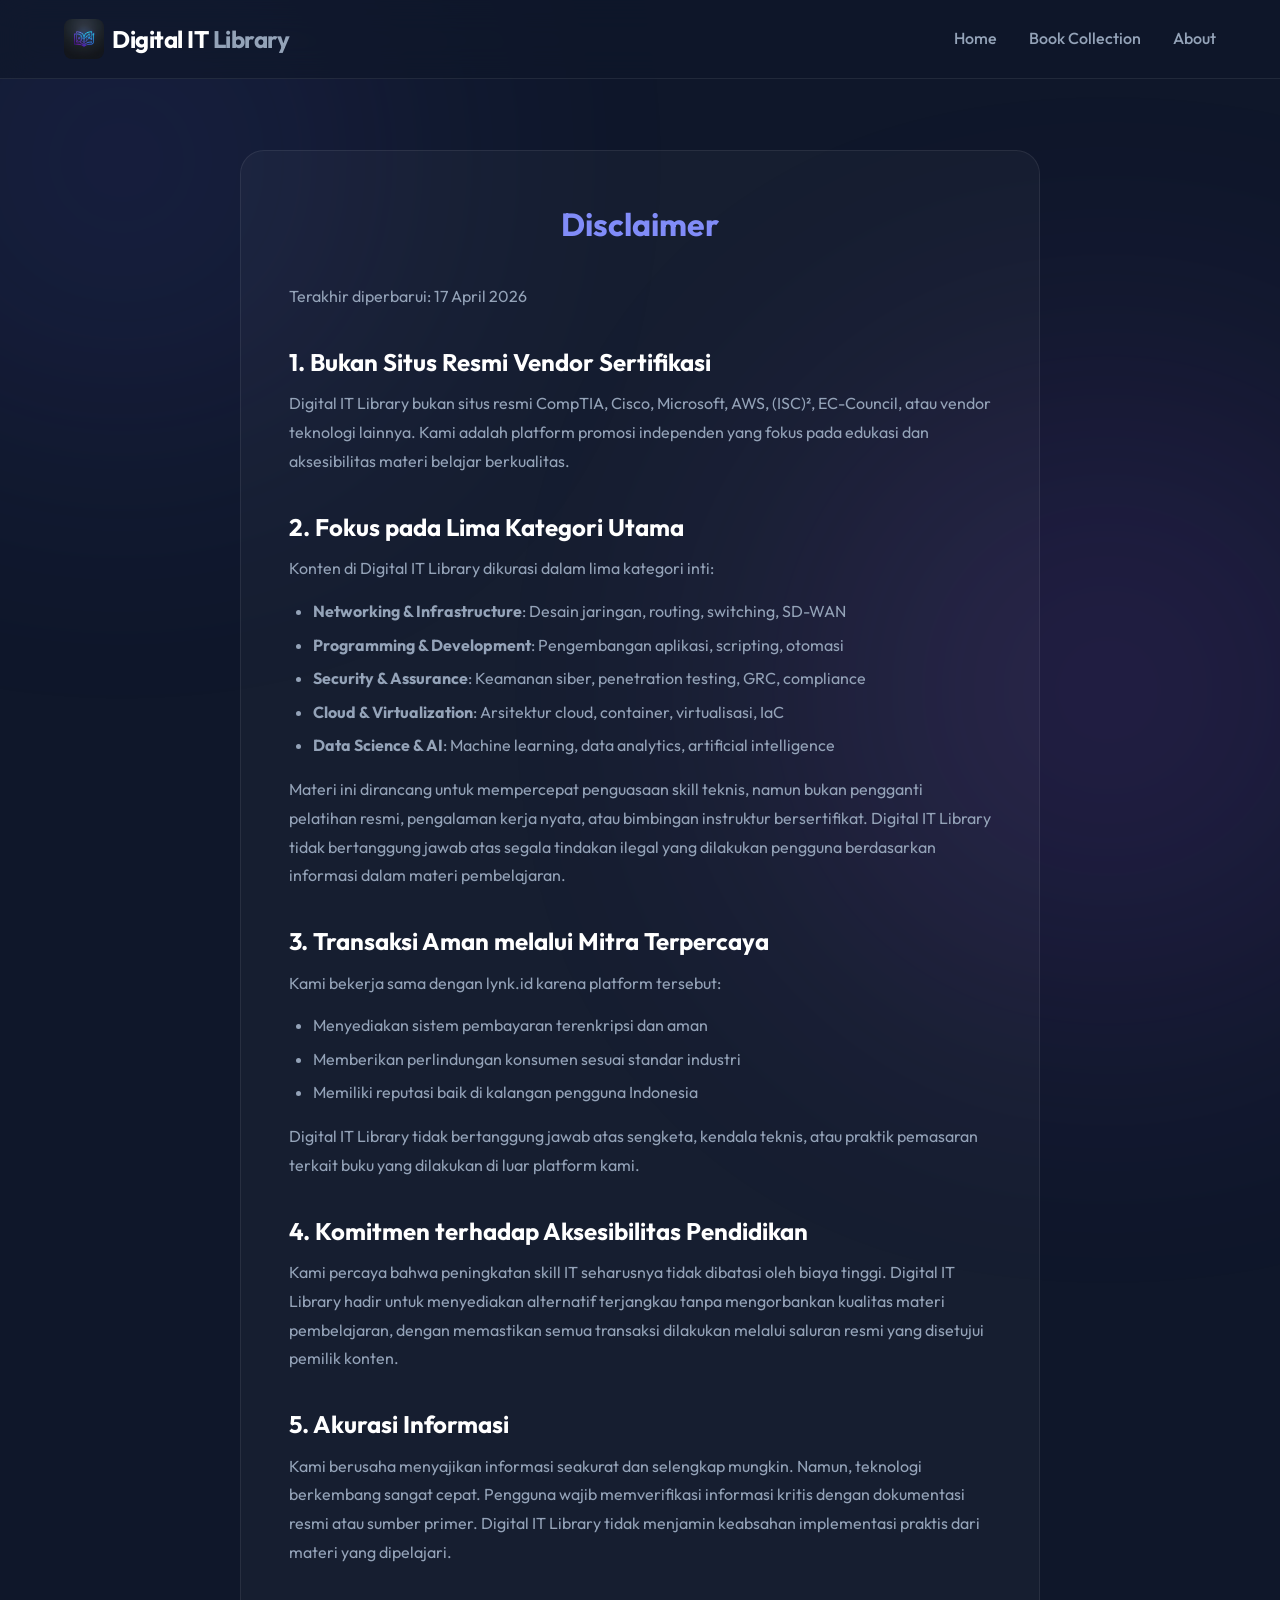
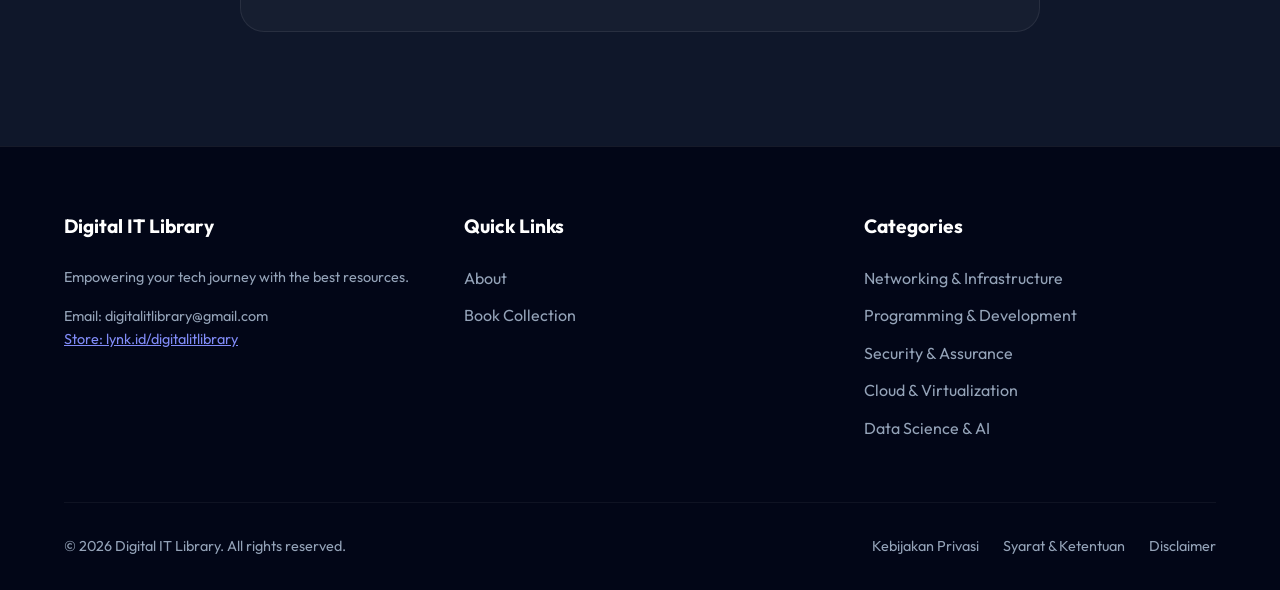
<file: disclaimer.html>
<!DOCTYPE html>
<html lang="id">
<head>
    <meta charset="UTF-8">
    <meta name="viewport" content="width=device-width, initial-scale=1.0">
    <meta name="description" content="Digital IT Library Disclaimer. Platform penyedia referensi edukasi IT.">
    <title>Disclaimer | Digital IT Library</title>
    <!-- Fonts Preconnect for Performance -->
    <link rel="preconnect" href="https://fonts.googleapis.com">
    <link rel="preconnect" href="https://fonts.gstatic.com" crossorigin>
    <link href="https://fonts.googleapis.com/css2?family=Outfit:wght@300;400;600;700;800&display=swap" rel="stylesheet">
    <link rel="icon" type="image/png" href="assets/images/branding/logo.png">
    <link rel="stylesheet" href="assets/css/style.css">
    <style>
        .legal-content-container {
            max-width: 800px; 
            margin: 0 auto; 
            background: var(--glass-bg); 
            border: 1px solid var(--glass-border); 
            padding: 3rem; 
            border-radius: 24px;
        }
        .legal-content-container h2 {
            margin-bottom: 0.5rem;
            color: white;
            font-size: 1.5rem;
            margin-top: 2rem;
        }
        .legal-content-container h2:first-child {
            margin-top: 0;
            font-size: 2rem;
            color: var(--primary-light);
            margin-bottom: 2rem;
            text-align: center;
        }
        .legal-content-container p {
            color: var(--text-muted);
            margin-bottom: 1rem;
            line-height: 1.8;
        }
        .legal-content-container ul {
            color: var(--text-muted);
            margin-bottom: 1rem;
            padding-left: 1.5rem;
        }
        .legal-content-container ul li {
            margin-bottom: 0.5rem;
        }
    </style>
</head>
<body>
    <div class="bg-glow glow-1"></div>
    <div class="bg-glow glow-2"></div>

    <header>
        <a href="index.html" class="logo-container">
            <img src="assets/images/branding/logo.png" alt="Digital IT Library Logo" class="logo-img">
            <div class="logo-text"><span class="brand-first">Digital IT</span> <span class="brand-second">Library</span></div>
        </a>
        <button id="menu-toggle" class="menu-toggle" aria-label="Toggle Navigation">☰</button>
        <nav>
            <ul id="nav-list">
                <li><a href="index.html#home">Home</a></li>
                <li><a href="index.html#book-collection">Book Collection</a></li>
                <li><a href="index.html#about">About</a></li>
            </ul>
        </nav>
    </header>

    <section id="legal" style="padding-top: 150px; min-height: 80vh;">
        <div class="legal-content-container">
            <h2>Disclaimer</h2>
            <p>Terakhir diperbarui: 17 April 2026</p>

            <h2>1. Bukan Situs Resmi Vendor Sertifikasi</h2>
            <p>Digital IT Library bukan situs resmi CompTIA, Cisco, Microsoft, AWS, (ISC)², EC-Council, atau vendor teknologi lainnya. Kami adalah platform promosi independen yang fokus pada edukasi dan aksesibilitas materi belajar berkualitas.</p>

            <h2>2. Fokus pada Lima Kategori Utama</h2>
            <p>Konten di Digital IT Library dikurasi dalam lima kategori inti:</p>
            <ul>
                <li><strong>Networking & Infrastructure</strong>: Desain jaringan, routing, switching, SD-WAN</li>
                <li><strong>Programming & Development</strong>: Pengembangan aplikasi, scripting, otomasi</li>
                <li><strong>Security & Assurance</strong>: Keamanan siber, penetration testing, GRC, compliance</li>
                <li><strong>Cloud & Virtualization</strong>: Arsitektur cloud, container, virtualisasi, IaC</li>
                <li><strong>Data Science & AI</strong>: Machine learning, data analytics, artificial intelligence</li>
            </ul>
            <p>Materi ini dirancang untuk mempercepat penguasaan skill teknis, namun bukan pengganti pelatihan resmi, pengalaman kerja nyata, atau bimbingan instruktur bersertifikat. Digital IT Library tidak bertanggung jawab atas segala tindakan ilegal yang dilakukan pengguna berdasarkan informasi dalam materi pembelajaran.</p>

            <h2>3. Transaksi Aman melalui Mitra Terpercaya</h2>
            <p>Kami bekerja sama dengan lynk.id karena platform tersebut:</p>
            <ul>
                <li>Menyediakan sistem pembayaran terenkripsi dan aman</li>
                <li>Memberikan perlindungan konsumen sesuai standar industri</li>
                <li>Memiliki reputasi baik di kalangan pengguna Indonesia</li>
            </ul>
            <p>Digital IT Library tidak bertanggung jawab atas sengketa, kendala teknis, atau praktik pemasaran terkait buku yang dilakukan di luar platform kami.</p>

            <h2>4. Komitmen terhadap Aksesibilitas Pendidikan</h2>
            <p>Kami percaya bahwa peningkatan skill IT seharusnya tidak dibatasi oleh biaya tinggi. Digital IT Library hadir untuk menyediakan alternatif terjangkau tanpa mengorbankan kualitas materi pembelajaran, dengan memastikan semua transaksi dilakukan melalui saluran resmi yang disetujui pemilik konten.</p>

            <h2>5. Akurasi Informasi</h2>
            <p>Kami berusaha menyajikan informasi seakurat dan selengkap mungkin. Namun, teknologi berkembang sangat cepat. Pengguna wajib memverifikasi informasi kritis dengan dokumentasi resmi atau sumber primer. Digital IT Library tidak menjamin keabsahan implementasi praktis dari materi yang dipelajari.</p>
        </div>
    </section>

    <footer>
        <div class="footer-grid">
            <div class="footer-col">
                <h3>Digital IT Library</h3>
                <p style="color:var(--text-muted); font-size:0.9rem;">Empowering your tech journey with the best resources.</p>
                <p style="color:var(--text-muted); font-size:0.9rem; margin-top:1rem;">Email: digitalitlibrary@gmail.com</p>
                <p style="color:var(--text-muted); font-size:0.9rem;"><a href="https://lynk.id/digitalitlibrary" target="_blank" style="color:var(--primary-light);">Store: lynk.id/digitalitlibrary</a></p>
            </div>
            <div class="footer-col">
                <h3>Quick Links</h3>
                <ul>
                    <li><a href="index.html#about">About</a></li>
                    <li><a href="index.html#book-collection">Book Collection</a></li>
                </ul>
            </div>
            <div class="footer-col">
                <h3>Categories</h3>
                <ul>
                    <li><a href="index.html#book-collection">Networking & Infrastructure</a></li>
                    <li><a href="index.html#book-collection">Programming & Development</a></li>
                    <li><a href="index.html#book-collection">Security & Assurance</a></li>
                    <li><a href="index.html#book-collection">Cloud & Virtualization</a></li>
                    <li><a href="index.html#book-collection">Data Science & AI</a></li>
                </ul>
            </div>
        </div>
        <div class="footer-bottom">
            <p>&copy; 2026 Digital IT Library. All rights reserved.</p>
            <div class="legal-links">
                <a href="privacy-policy.html">Kebijakan Privasi</a>
                <a href="terms-conditions.html">Syarat & Ketentuan</a>
                <a href="disclaimer.html">Disclaimer</a>
            </div>
        </div>
    </footer>

    <script src="assets/js/script.js?v=20260410"></script>
</body>
</html>
</file>
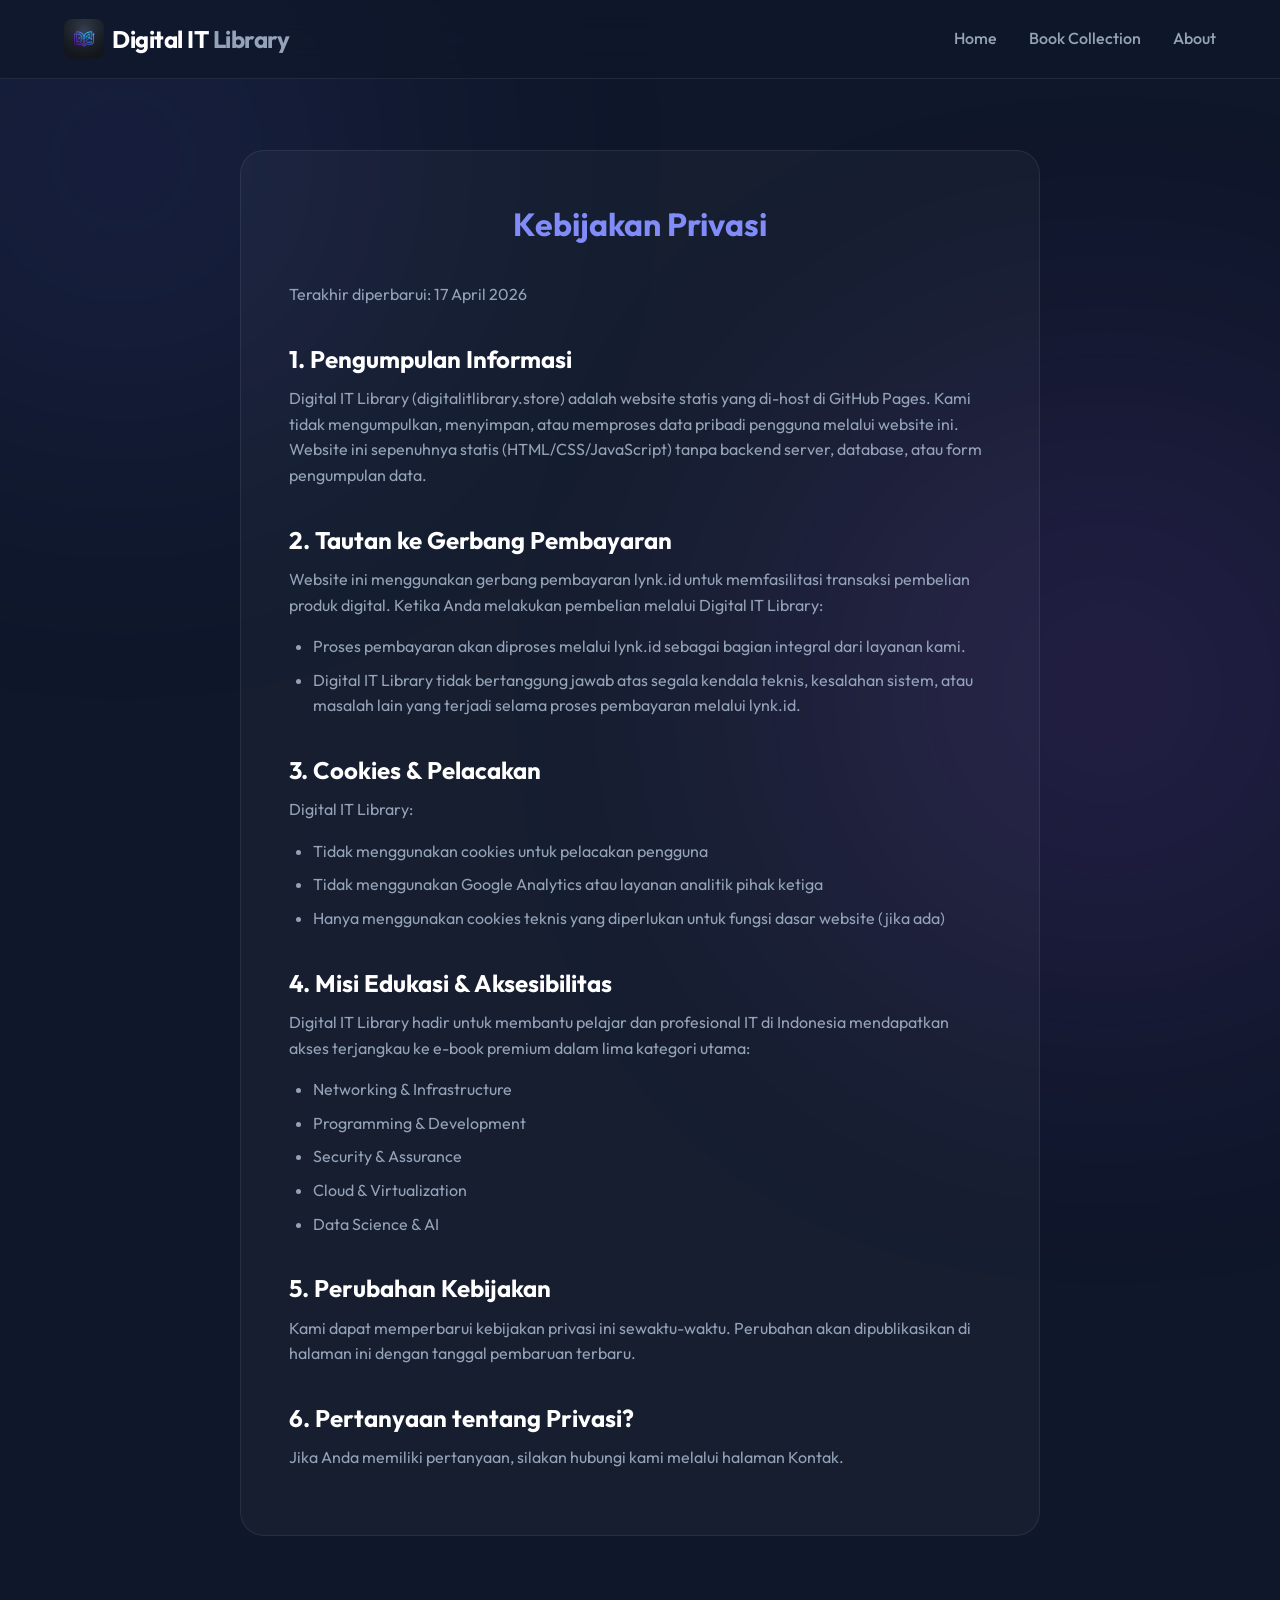
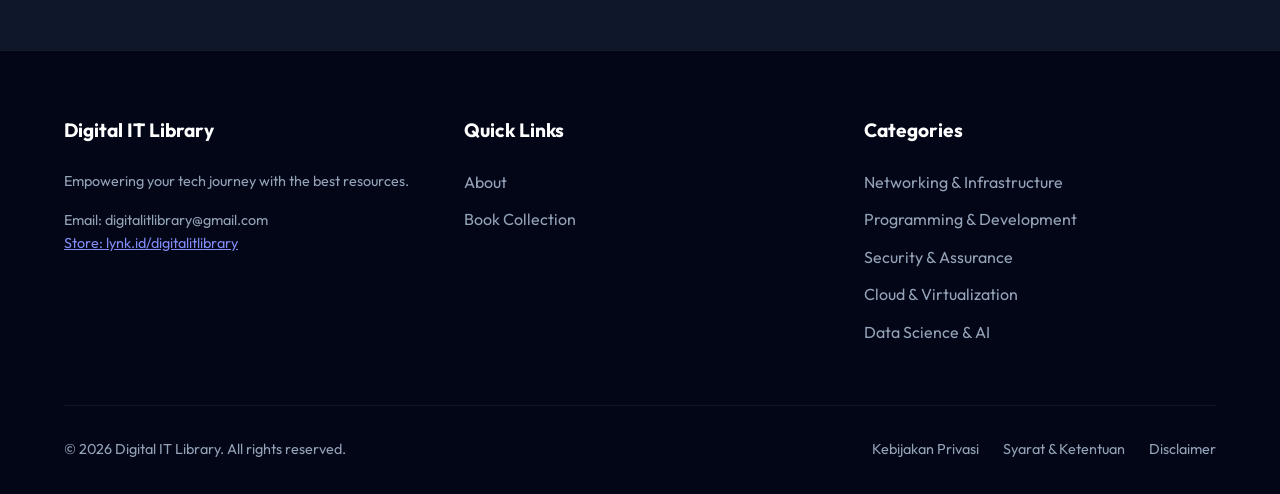
<file: privacy-policy.html>
<!DOCTYPE html>
<html lang="id">
<head>
    <meta charset="UTF-8">
    <meta name="viewport" content="width=device-width, initial-scale=1.0">
    <meta name="description" content="Kebijakan Privasi Digital IT Library. Kami menghargai privasi dan keamanan pengunjung kami.">
    <title>Kebijakan Privasi | Digital IT Library</title>
    <!-- Fonts Preconnect for Performance -->
    <link rel="preconnect" href="https://fonts.googleapis.com">
    <link rel="preconnect" href="https://fonts.gstatic.com" crossorigin>
    <link href="https://fonts.googleapis.com/css2?family=Outfit:wght@300;400;600;700;800&display=swap" rel="stylesheet">
    <link rel="icon" type="image/png" href="assets/images/branding/logo.png">
    <link rel="stylesheet" href="assets/css/style.css">
    <style>
        .legal-content-container {
            max-width: 800px; 
            margin: 0 auto; 
            background: var(--glass-bg); 
            border: 1px solid var(--glass-border); 
            padding: 3rem; 
            border-radius: 24px;
        }
        .legal-content-container h2 {
            margin-bottom: 0.5rem;
            color: white;
            font-size: 1.5rem;
            margin-top: 2rem;
        }
        .legal-content-container h2:first-child {
            margin-top: 0;
            font-size: 2rem;
            color: var(--primary-light);
            margin-bottom: 2rem;
            text-align: center;
        }
        .legal-content-container p {
            color: var(--text-muted);
            margin-bottom: 1rem;
        }
        .legal-content-container ul {
            color: var(--text-muted);
            margin-bottom: 1rem;
            padding-left: 1.5rem;
        }
        .legal-content-container ul li {
            margin-bottom: 0.5rem;
        }
    </style>
</head>
<body>
    <div class="bg-glow glow-1"></div>
    <div class="bg-glow glow-2"></div>

    <header>
        <a href="index.html" class="logo-container">
            <img src="assets/images/branding/logo.png" alt="Digital IT Library Logo" class="logo-img">
            <div class="logo-text"><span class="brand-first">Digital IT</span> <span class="brand-second">Library</span></div>
        </a>
        <button id="menu-toggle" class="menu-toggle" aria-label="Toggle Navigation">☰</button>
        <nav>
            <ul id="nav-list">
                <li><a href="index.html#home">Home</a></li>
                <li><a href="index.html#book-collection">Book Collection</a></li>
                <li><a href="index.html#about">About</a></li>
            </ul>
        </nav>
    </header>

    <section id="legal" style="padding-top: 150px; min-height: 80vh;">
        <div class="legal-content-container">
            <h2>Kebijakan Privasi</h2>
            <p>Terakhir diperbarui: 17 April 2026</p>

            <h2>1. Pengumpulan Informasi</h2>
            <p>Digital IT Library (digitalitlibrary.store) adalah website statis yang di-host di GitHub Pages. Kami tidak mengumpulkan, menyimpan, atau memproses data pribadi pengguna melalui website ini. Website ini sepenuhnya statis (HTML/CSS/JavaScript) tanpa backend server, database, atau form pengumpulan data.</p>

            <h2>2. Tautan ke Gerbang Pembayaran</h2>
            <p>Website ini menggunakan gerbang pembayaran lynk.id untuk memfasilitasi transaksi pembelian produk digital. Ketika Anda melakukan pembelian melalui Digital IT Library:</p>
            <ul>
                <li>Proses pembayaran akan diproses melalui lynk.id sebagai bagian integral dari layanan kami.</li>
                <li>Digital IT Library tidak bertanggung jawab atas segala kendala teknis, kesalahan sistem, atau masalah lain yang terjadi selama proses pembayaran melalui lynk.id.</li>
            </ul>

            <h2>3. Cookies & Pelacakan</h2>
            <p>Digital IT Library:</p>
            <ul>
                <li>Tidak menggunakan cookies untuk pelacakan pengguna</li>
                <li>Tidak menggunakan Google Analytics atau layanan analitik pihak ketiga</li>
                <li>Hanya menggunakan cookies teknis yang diperlukan untuk fungsi dasar website (jika ada)</li>
            </ul>

            <h2>4. Misi Edukasi & Aksesibilitas</h2>
            <p>Digital IT Library hadir untuk membantu pelajar dan profesional IT di Indonesia mendapatkan akses terjangkau ke e-book premium dalam lima kategori utama:</p>
            <ul>
                <li>Networking & Infrastructure</li>
                <li>Programming & Development</li>
                <li>Security & Assurance</li>
                <li>Cloud & Virtualization</li>
                <li>Data Science & AI</li>
            </ul>

            <h2>5. Perubahan Kebijakan</h2>
            <p>Kami dapat memperbarui kebijakan privasi ini sewaktu-waktu. Perubahan akan dipublikasikan di halaman ini dengan tanggal pembaruan terbaru.</p>

            <h2>6. Pertanyaan tentang Privasi?</h2>
            <p>Jika Anda memiliki pertanyaan, silakan hubungi kami melalui halaman Kontak.</p>
        </div>
    </section>

    <footer>
        <div class="footer-grid">
            <div class="footer-col">
                <h3>Digital IT Library</h3>
                <p style="color:var(--text-muted); font-size:0.9rem;">Empowering your tech journey with the best resources.</p>
                <p style="color:var(--text-muted); font-size:0.9rem; margin-top:1rem;">Email: digitalitlibrary@gmail.com</p>
                <p style="color:var(--text-muted); font-size:0.9rem;"><a href="https://lynk.id/digitalitlibrary" target="_blank" style="color:var(--primary-light);">Store: lynk.id/digitalitlibrary</a></p>
            </div>
            <div class="footer-col">
                <h3>Quick Links</h3>
                <ul>
                    <li><a href="index.html#about">About</a></li>
                    <li><a href="index.html#book-collection">Book Collection</a></li>
                </ul>
            </div>
            <div class="footer-col">
                <h3>Categories</h3>
                <ul>
                    <li><a href="index.html#book-collection">Networking & Infrastructure</a></li>
                    <li><a href="index.html#book-collection">Programming & Development</a></li>
                    <li><a href="index.html#book-collection">Security & Assurance</a></li>
                    <li><a href="index.html#book-collection">Cloud & Virtualization</a></li>
                    <li><a href="index.html#book-collection">Data Science & AI</a></li>
                </ul>
            </div>
        </div>
        <div class="footer-bottom">
            <p>&copy; 2026 Digital IT Library. All rights reserved.</p>
            <div class="legal-links">
                <a href="privacy-policy.html">Kebijakan Privasi</a>
                <a href="terms-conditions.html">Syarat & Ketentuan</a>
                <a href="disclaimer.html">Disclaimer</a>
            </div>
        </div>
    </footer>

    <script src="assets/js/script.js?v=20260410"></script>
</body>
</html>
</file>
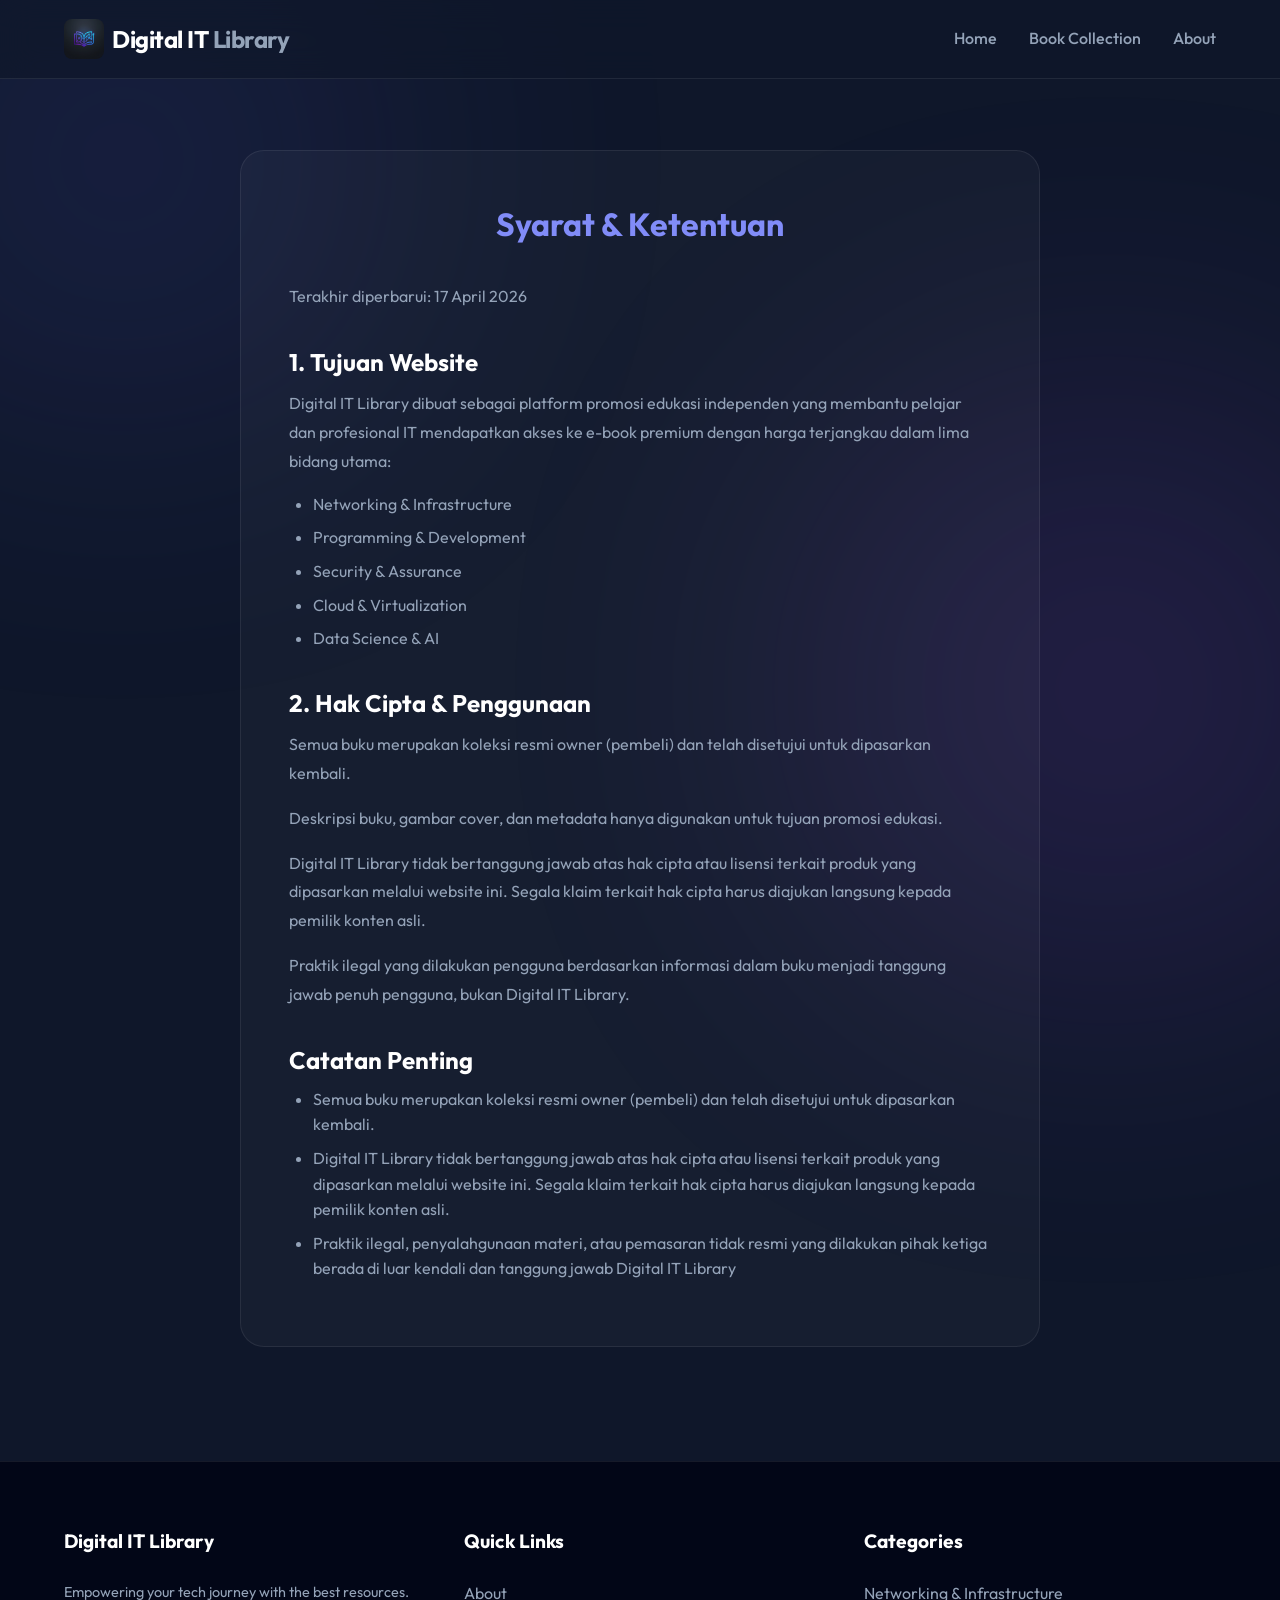
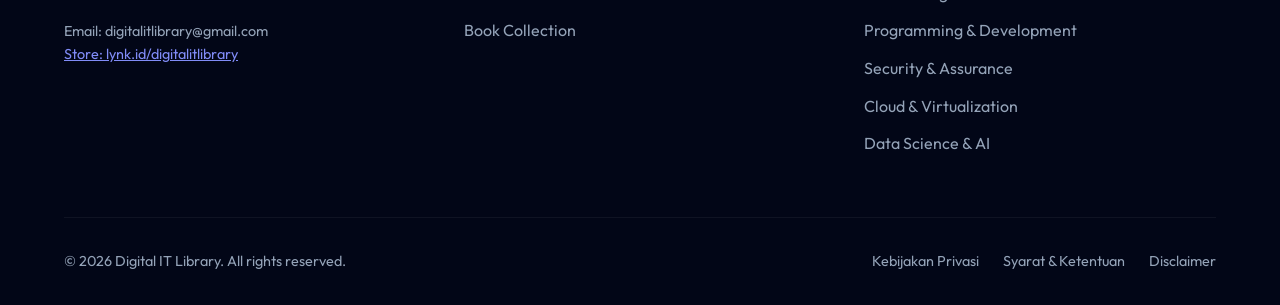
<file: terms-conditions.html>
<!DOCTYPE html>
<html lang="id">
<head>
    <meta charset="UTF-8">
    <meta name="viewport" content="width=device-width, initial-scale=1.0">
    <meta name="description" content="Syarat & Ketentuan layanan dan promosi produk edukasi Digital IT Library.">
    <title>Syarat & Ketentuan | Digital IT Library</title>
    <!-- Fonts Preconnect for Performance -->
    <link rel="preconnect" href="https://fonts.googleapis.com">
    <link rel="preconnect" href="https://fonts.gstatic.com" crossorigin>
    <link href="https://fonts.googleapis.com/css2?family=Outfit:wght@300;400;600;700;800&display=swap" rel="stylesheet">
    <link rel="icon" type="image/png" href="assets/images/branding/logo.png">
    <link rel="stylesheet" href="assets/css/style.css">
    <style>
        .legal-content-container {
            max-width: 800px; 
            margin: 0 auto; 
            background: var(--glass-bg); 
            border: 1px solid var(--glass-border); 
            padding: 3rem; 
            border-radius: 24px;
        }
        .legal-content-container h2 {
            margin-bottom: 0.5rem;
            color: white;
            font-size: 1.5rem;
            margin-top: 2rem;
        }
        .legal-content-container h2:first-child {
            margin-top: 0;
            font-size: 2rem;
            color: var(--primary-light);
            margin-bottom: 2rem;
            text-align: center;
        }
        .legal-content-container p {
            color: var(--text-muted);
            margin-bottom: 1rem;
            line-height: 1.8;
        }
        .legal-content-container ul {
            color: var(--text-muted);
            margin-bottom: 1rem;
            padding-left: 1.5rem;
        }
        .legal-content-container ul li {
            margin-bottom: 0.5rem;
        }
    </style>
</head>
<body>
    <div class="bg-glow glow-1"></div>
    <div class="bg-glow glow-2"></div>

    <header>
        <a href="index.html" class="logo-container">
            <img src="assets/images/branding/logo.png" alt="Digital IT Library Logo" class="logo-img">
            <div class="logo-text"><span class="brand-first">Digital IT</span> <span class="brand-second">Library</span></div>
        </a>
        <button id="menu-toggle" class="menu-toggle" aria-label="Toggle Navigation">☰</button>
        <nav>
            <ul id="nav-list">
                <li><a href="index.html#home">Home</a></li>
                <li><a href="index.html#book-collection">Book Collection</a></li>
                <li><a href="index.html#about">About</a></li>
            </ul>
        </nav>
    </header>

    <section id="legal" style="padding-top: 150px; min-height: 80vh;">
        <div class="legal-content-container">
            <h2>Syarat & Ketentuan</h2>
            <p>Terakhir diperbarui: 17 April 2026</p>

            <h2>1. Tujuan Website</h2>
            <p>Digital IT Library dibuat sebagai platform promosi edukasi independen yang membantu pelajar dan profesional IT mendapatkan akses ke e-book premium dengan harga terjangkau dalam lima bidang utama:</p>
            <ul>
                <li>Networking & Infrastructure</li>
                <li>Programming & Development</li>
                <li>Security & Assurance</li>
                <li>Cloud & Virtualization</li>
                <li>Data Science & AI</li>
            </ul>

            <h2>2. Hak Cipta & Penggunaan</h2>
            <p>Semua buku merupakan koleksi resmi owner (pembeli) dan telah disetujui untuk dipasarkan kembali.</p>
            <p>Deskripsi buku, gambar cover, dan metadata hanya digunakan untuk tujuan promosi edukasi.</p>
            <p>Digital IT Library tidak bertanggung jawab atas hak cipta atau lisensi terkait produk yang dipasarkan melalui website ini. Segala klaim terkait hak cipta harus diajukan langsung kepada pemilik konten asli.</p>
            <p>Praktik ilegal yang dilakukan pengguna berdasarkan informasi dalam buku menjadi tanggung jawab penuh pengguna, bukan Digital IT Library.</p>

            <h2>Catatan Penting</h2>
            <ul>
                <li>Semua buku merupakan koleksi resmi owner (pembeli) dan telah disetujui untuk dipasarkan kembali.</li>
                <li>Digital IT Library tidak bertanggung jawab atas hak cipta atau lisensi terkait produk yang dipasarkan melalui website ini. Segala klaim terkait hak cipta harus diajukan langsung kepada pemilik konten asli.</li>
                <li>Praktik ilegal, penyalahgunaan materi, atau pemasaran tidak resmi yang dilakukan pihak ketiga berada di luar kendali dan tanggung jawab Digital IT Library</li>
            </ul>
        </div>
    </section>

    <footer>
        <div class="footer-grid">
            <div class="footer-col">
                <h3>Digital IT Library</h3>
                <p style="color:var(--text-muted); font-size:0.9rem;">Empowering your tech journey with the best resources.</p>
                <p style="color:var(--text-muted); font-size:0.9rem; margin-top:1rem;">Email: digitalitlibrary@gmail.com</p>
                <p style="color:var(--text-muted); font-size:0.9rem;"><a href="https://lynk.id/digitalitlibrary" target="_blank" style="color:var(--primary-light);">Store: lynk.id/digitalitlibrary</a></p>
            </div>
            <div class="footer-col">
                <h3>Quick Links</h3>
                <ul>
                    <li><a href="index.html#about">About</a></li>
                    <li><a href="index.html#book-collection">Book Collection</a></li>
                </ul>
            </div>
            <div class="footer-col">
                <h3>Categories</h3>
                <ul>
                    <li><a href="index.html#book-collection">Networking & Infrastructure</a></li>
                    <li><a href="index.html#book-collection">Programming & Development</a></li>
                    <li><a href="index.html#book-collection">Security & Assurance</a></li>
                    <li><a href="index.html#book-collection">Cloud & Virtualization</a></li>
                    <li><a href="index.html#book-collection">Data Science & AI</a></li>
                </ul>
            </div>
        </div>
        <div class="footer-bottom">
            <p>&copy; 2026 Digital IT Library. All rights reserved.</p>
            <div class="legal-links">
                <a href="privacy-policy.html">Kebijakan Privasi</a>
                <a href="terms-conditions.html">Syarat & Ketentuan</a>
                <a href="disclaimer.html">Disclaimer</a>
            </div>
        </div>
    </footer>

    <script src="assets/js/script.js?v=20260410"></script>
</body>
</html>
</file>
<file: assets/css/style.css>
/* Google Fonts are now preconnected via HTML link tags for faster loading */

:root {
  --primary: #6366f1;
  --primary-light: #818cf8;
  --secondary: #a855f7;
  --bg-dark: #0f172a;
  --bg-darker: #020617;
  --text-main: #f8fafc;
  --text-muted: #94a3b8;
  --glass-bg: rgba(255, 255, 255, 0.03);
  --glass-border: rgba(255, 255, 255, 0.08);
}

* { margin: 0; padding: 0; box-sizing: border-box; }
html { scroll-behavior: smooth; }
body { font-family: 'Outfit', sans-serif; background-color: var(--bg-dark); color: var(--text-main); line-height: 1.6; overflow-x: hidden; }

/* Background glows */
.bg-glow { position: fixed; border-radius: 50%; filter: blur(150px); opacity: 0.15; z-index: -1; pointer-events: none; will-change: transform; transform: translateZ(0); }
.glow-1 { top: -10%; left: -10%; width: 500px; height: 500px; background: var(--primary); }
.glow-2 { bottom: -10%; right: -10%; width: 600px; height: 600px; background: var(--secondary); }

/* Header Navbar */
header {
  position: fixed; top: 0; width: 100%; z-index: 50;
  background: rgba(15, 23, 42, 0.7); backdrop-filter: blur(16px);
  border-bottom: 1px solid var(--glass-border); padding: 1.2rem 5%;
  display: flex; justify-content: space-between; align-items: center;
}
.logo-container { display: flex; align-items: center; gap: 0.5rem; text-decoration: none; }
.logo-icon, .logo-img {
  width: 40px; height: 40px; border-radius: 8px;
  object-fit: cover;
}
.logo-icon {
  background: linear-gradient(135deg, var(--primary), var(--secondary));
  color: white; font-weight: 800; font-size: 1.5rem;
  display: flex; align-items: center; justify-content: center;
}
.logo-text { font-size: 1.5rem; font-weight: 700; letter-spacing: -0.5px; }
.logo-text .brand-first { color: #ffffff; }
.logo-text .brand-second { color: #94a3b8; }

nav ul { display: flex; gap: 2rem; list-style: none; }
nav a { color: var(--text-muted); text-decoration: none; font-weight: 500; transition: color 0.3s; }
nav a:hover { color: var(--text-main); }

/* Sections Common */
section { min-height: 100vh; padding: 120px 5% 50px; display: flex; flex-direction: column; justify-content: center;}

/* Home / Hero */
#home { text-align: center; align-items: center; }
.hero-title { font-size: 4.5rem; font-weight: 800; line-height: 1.1; margin-bottom: 1.5rem; }
.hero-title span { background: linear-gradient(to right, var(--primary-light), var(--secondary)); -webkit-background-clip: text; background-clip: text; -webkit-text-fill-color: transparent; color: transparent; }
.hero-desc { font-size: 1.25rem; color: var(--text-muted); max-width: 600px; margin-bottom: 2.5rem; }
.btn {
  display: inline-block; padding: 1rem 2.5rem; font-weight: 600; color: white;
  background: linear-gradient(135deg, var(--primary), var(--secondary));
  border-radius: 9999px; text-decoration: none; transition: all 0.3s ease; border: none; cursor: pointer;
  box-shadow: 0 10px 20px -5px rgba(99, 102, 241, 0.4);
}
.btn:hover { transform: translateY(-3px); box-shadow: 0 15px 25px -5px rgba(99, 102, 241, 0.5); }

/* Titles */
.section-title { font-size: 2.5rem; margin-bottom: 2rem; position: relative; display: inline-block; }
.section-title::after { content: ''; position: absolute; bottom: -10px; left: 0; width: 50px; height: 4px; background: var(--primary); border-radius: 2px; }

/* Book Collection */
#book-collection { justify-content: flex-start; }

.category-filters { display: flex; flex-wrap: wrap; gap: 1rem; margin-bottom: 3rem; }
.filter-btn {
  background: var(--glass-bg); border: 1px solid var(--glass-border);
  color: var(--text-muted); padding: 0.75rem 1.5rem; border-radius: 12px;
  cursor: pointer; transition: all 0.3s; font-weight: 500;
}
.filter-btn:hover, .filter-btn.active {
  background: rgba(99, 102, 241, 0.15); border-color: var(--primary); color: white;
}

.books-grid { display: grid; grid-template-columns: repeat(auto-fill, minmax(280px, 1fr)); gap: 2rem; margin-bottom: 4rem; }
.book-card {
  background: linear-gradient(180deg, var(--bg-darker) 0%, rgba(99, 102, 241, 0.08) 100%); border: 1px solid var(--glass-border); border-radius: 16px;
  padding: 1.5rem; transition: transform 0.3s, box-shadow 0.3s;
  display: flex; flex-direction: column; height: 100%;
}
.book-card:hover { transform: translateY(-5px); box-shadow: 0 20px 40px -10px rgba(0,0,0,0.5); border-color: rgba(255,255,255,0.15); }
.book-cover { 
  width: 100%; 
  aspect-ratio: 1 / 1.4; 
  background: linear-gradient(135deg, rgba(99, 102, 241, 0.15), rgba(168, 85, 247, 0.15)); 
  border-radius: 8px; 
  margin-bottom: 1.5rem; 
  display: flex; 
  align-items: center; 
  justify-content: center; 
  overflow: hidden; 
  position: relative;
}
.book-cover img { width: 100%; height: 100%; object-fit: cover; }
.book-tag { position: absolute; top: 10px; left: 10px; background: rgba(0,0,0,0.7); backdrop-filter: blur(4px); padding: 5px 10px; border-radius: 6px; font-size: 0.75rem; font-weight: 600; color: var(--primary-light); }
.book-title { font-size: 1.25rem; font-weight: 700; margin-bottom: 1rem; line-height: 1.4; flex-grow: 1;}
.book-actions { display: grid; grid-template-columns: 1fr 1fr; gap: 1rem; }
.btn-outline {
  background: transparent; border: 1px solid var(--glass-border); color: var(--text-main);
  padding: 0.75rem; border-radius: 8px; font-weight: 600; cursor: pointer; transition: 0.3s;
  text-align: center; text-decoration: none;
}
.btn-outline:hover { background: rgba(255,255,255,0.05); }
.btn-buy {
  background: var(--primary); border: 1px solid var(--primary); color: white;
  padding: 0.75rem; border-radius: 8px; font-weight: 600; cursor: pointer; transition: 0.3s;
  text-align: center; text-decoration: none;
}
.btn-buy:hover { background: var(--primary-light); }

/* Features Section */
.featured-section { margin-bottom: 4rem; }
.featured-section .books-grid { grid-template-columns: repeat(auto-fill, minmax(320px, 1fr)); }
.featured-label { display: inline-flex; align-items: center; gap: 0.5rem; color: #fbbf24; font-weight: 700; margin-bottom: 1.5rem; font-size: 1.2rem; }

/* Modal / Pop-Up */
.modal-overlay {
  position: fixed; top: 0; left: 0; width: 100%; height: 100%;
  background: rgba(2, 6, 23, 0.85); backdrop-filter: blur(8px);
  z-index: 100; display: flex; align-items: center; justify-content: center;
  opacity: 0; pointer-events: none; transition: opacity 0.3s ease;
  padding: 20px;
}
.modal-overlay.active { opacity: 1; pointer-events: all; }
.modal-content {
  background: var(--bg-dark); border: 1px solid var(--glass-border);
  border-radius: 20px; width: 100%; max-width: 600px; max-height: 90vh; overflow-y: auto;
  padding: 2.5rem; box-shadow: 0 25px 50px -12px rgba(0,0,0,0.5);
  transform: translateY(20px); transition: transform 0.3s ease;
  position: relative;
}
.modal-overlay.active .modal-content { transform: translateY(0); }
.modal-close {
  position: absolute; top: 20px; right: 20px; background: none; border: none;
  color: var(--text-muted); font-size: 1.5rem; cursor: pointer; transition: 0.3s;
}
.modal-close:hover { color: white; }

.modal-header { display: flex; gap: 1.5rem; margin-bottom: 2rem; border-bottom: 1px solid var(--glass-border); padding-bottom: 1.5rem; }
.modal-cover { width: 100px; height: 140px; background: linear-gradient(135deg, rgba(99, 102, 241, 0.15), rgba(168, 85, 247, 0.15)); border-radius: 8px; object-fit: cover; }
.modal-title-area { flex-grow: 1; }
.modal-book-title { font-size: 1.5rem; font-weight: 700; margin-bottom: 0.5rem; line-height: 1.3;}
.modal-badge { display: inline-block; background: rgba(99, 102, 241, 0.15); color: var(--primary-light); padding: 4px 8px; border-radius: 4px; font-size: 0.8rem; font-weight: 600; }

.modal-body h4 { font-size: 1.1rem; color: white; margin: 1.5rem 0 0.5rem; display: flex; align-items: center; gap: 0.5rem; }
.modal-list { list-style-position: inside; color: var(--text-muted); margin-bottom: 1rem; }
.modal-list li { margin-bottom: 0.25rem; }
.modal-info-grid { display: grid; grid-template-columns: 100px 1fr; gap: 0.5rem; color: var(--text-muted); font-size: 0.95rem; margin-bottom: 1.5rem; }
.modal-info-label { font-weight: 600; color: #cbd5e1; }

.audience-tags { display: flex; gap: 1rem; margin-bottom: 1rem; flex-wrap: wrap; }
.tag-pro { 
  display: inline-block; color: #93c5fd; font-weight: 700;
  background: rgba(59, 130, 246, 0.15); border: 1px solid rgba(59, 130, 246, 0.4);
  padding: 4px 14px; border-radius: 99px; font-size: 0.95rem;
}
.tag-expert { 
  display: inline-block; color: #fca5a5; font-weight: 700;
  background: rgba(239, 68, 68, 0.15); border: 1px solid rgba(239, 68, 68, 0.4);
  padding: 4px 14px; border-radius: 99px; font-size: 0.95rem;
}
.tag-beginner { 
  display: inline-block; color: #6ee7b7; font-weight: 700;
  background: rgba(16, 185, 129, 0.15); border: 1px solid rgba(16, 185, 129, 0.4);
  padding: 4px 14px; border-radius: 99px; font-size: 0.95rem;
}
.why-buy-list { list-style: none; }
.why-buy-list li::before { content: '✓ '; color: #10b981; font-weight: bold; }

/* About Section */
#about { min-height: 60vh; align-items: center; justify-content: center;}
.about-card { background: var(--glass-bg); border: 1px solid var(--glass-border); padding: 3rem; border-radius: 24px; max-width: 800px; width: 100%; text-align: center; }
.social-links { display: flex; justify-content: center; gap: 1.5rem; margin-top: 2rem; }
.social-links a { color: var(--text-main); font-size: 1.1rem; font-weight:bold; letter-spacing:1px; text-decoration:none; transition: color 0.3s, background 0.3s; background: rgba(255,255,255,0.05); width: 60px; height: 60px; display: flex; align-items: center; justify-content: center; border-radius: 50%; border: 1px solid var(--glass-border); }
.social-links a svg { width: 24px; height: 24px; fill: currentColor; }
.social-links a:hover { color: white; background: var(--primary); border-color: var(--primary); box-shadow: 0 5px 15px rgba(99,102,241,0.4);}
.contact-info { margin-top: 2rem; color: var(--text-muted); font-size:1.1rem; line-height:2;}
.contact-info a { color: var(--primary-light); text-decoration: none; }

/* Footer */
footer { background: var(--bg-darker); border-top: 1px solid var(--glass-border); padding: 4rem 5% 2rem; margin-top:4rem;}
.footer-grid { display: grid; grid-template-columns: repeat(auto-fit, minmax(200px, 1fr)); gap: 3rem; margin-bottom: 3rem; }
.footer-col h3 { color: white; font-size: 1.2rem; margin-bottom: 1.5rem; }
.footer-col ul { list-style: none; }
.footer-col ul li { margin-bottom: 0.75rem; }
.footer-col ul a { color: var(--text-muted); text-decoration: none; transition: 0.3s; }
.footer-col ul a:hover { color: var(--primary-light); }
.footer-bottom { border-top: 1px solid rgba(255,255,255,0.05); padding-top: 2rem; display: flex; justify-content: space-between; align-items: center; color: var(--text-muted); font-size: 0.9rem; flex-wrap: wrap; gap: 1rem; }
.legal-links { display: flex; gap: 1.5rem; }
.legal-links a { color: var(--text-muted); text-decoration: none; transition: 0.3s; }
.legal-links a:hover { color: white; }

/* Responsive */
.menu-toggle { display: none; background: transparent; border: none; font-size: 2rem; color: white; cursor: pointer; transition: color 0.3s; }
.menu-toggle:hover { color: var(--primary-light); }

@media (max-width: 768px) {
  .hero-title { font-size: 3rem; }
  .menu-toggle { display: block; }
  nav ul {
    position: absolute; top: 100%; left: 0; width: 100%;
    background: rgba(15, 23, 42, 0.95); backdrop-filter: blur(16px);
    display: flex; flex-direction: column; padding: 1.5rem 0; gap: 1.5rem;
    align-items: center; border-bottom: 1px solid var(--glass-border);
    transform: translateY(-20px); opacity: 0; pointer-events: none; transition: all 0.3s ease;
  }
  nav ul.active {
    opacity: 1; pointer-events: all; transform: translateY(0);
  }

  .footer-bottom { flex-direction: column; text-align: center; }
  section { padding: 100px 5% 50px; }
  
  /* Optimize mobile header rendering */
  header {
    backdrop-filter: blur(8px);
    background: rgba(15, 23, 42, 0.85);
  }
}

/* Pricing and Asset Features */
.book-price { font-size: 1.4rem; font-weight: 800; color: #fbbf24; margin-bottom: 1rem; }
.m-price-tag { font-size: 1.3rem; font-weight: 700; color: #fbbf24; margin: 1rem 0; display: inline-block; background: rgba(251, 191, 36, 0.1); padding: 5px 15px; border-radius: 8px; border: 1px solid rgba(251, 191, 36, 0.3); }

.samples-container { display: flex; gap: 1rem; overflow-x: auto; padding: 10px 0; margin-bottom: 1.5rem; scrollbar-width: thin; }
.samples-container::-webkit-scrollbar { height: 6px; }
.samples-container::-webkit-scrollbar-track { background: rgba(255, 255, 255, 0.05); border-radius: 10px; }
.samples-container::-webkit-scrollbar-thumb { background: rgba(255, 255, 255, 0.2); border-radius: 10px; }
.sample-img { width: 120px; height: 160px; object-fit: cover; border-radius: 8px; border: 1px solid var(--glass-border); transition: transform 0.3s, border-color 0.3s; cursor: pointer; flex-shrink: 0; background: linear-gradient(135deg, rgba(99, 102, 241, 0.1), rgba(168, 85, 247, 0.1)); }
.sample-img:hover { transform: scale(1.05); border-color: var(--primary-light); }

/* Zoom Modal */
.zoom-modal-overlay {
    display: none;
    position: fixed;
    z-index: 10000;
    padding-top: 50px;
    left: 0;
    top: 0;
    width: 100%;
    height: 100%;
    background-color: rgba(15, 23, 42, 0.95);
    backdrop-filter: blur(8px);
    cursor: zoom-out;
}
.zoom-modal-content {
    margin: auto;
    display: block;
    max-width: 90%;
    max-height: 90%;
    object-fit: contain;
    animation-name: zoomIn;
    animation-duration: 0.3s;
    border-radius: 8px;
    box-shadow: 0 10px 30px rgba(0,0,0,0.5);
}
@keyframes zoomIn {
    from {transform:scale(0); opacity:0;}
    to {transform:scale(1); opacity:1;}
}
.zoom-close {
    position: absolute;
    top: 20px;
    right: 35px;
    color: #f1f1f1;
    font-size: 40px;
    font-weight: bold;
    cursor: pointer;
    transition: color 0.3s;
}
.zoom-close:hover {
    color: var(--primary-light);
}

/* Toast Notification */
.toast {
  visibility: hidden; min-width: 250px; background-color: var(--primary);
  color: #fff; text-align: center; border-radius: 8px; padding: 16px;
  position: fixed; z-index: 10001; right: 30px; bottom: 30px; font-weight: 600;
  opacity: 0; transition: opacity 0.5s, visibility 0.5s, transform 0.5s;
  transform: translateY(20px); box-shadow: 0 10px 25px rgba(168, 85, 247, 0.4);
}
.toast.show {
  visibility: visible; opacity: 1; transform: translateY(0);
}

/* Share Button — Icon + Label */
.btn-share {
  width: 30%;
  min-width: 100px;
  display: inline-flex;
  align-items: center;
  justify-content: center;
  gap: 8px;
  background: rgba(129,140,248,0.1);
  border: 1.5px solid var(--primary-light);
  color: var(--primary-light);
  border-radius: 9999px;
  padding: 0.75rem 1.2rem;
  font-weight: 600;
  cursor: pointer;
  transition: all 0.3s ease;
  font-size: 0.95rem;
}
.btn-share svg {
  flex-shrink: 0;
  stroke: currentColor;
  display: block;
}
.btn-share:hover {
  background: rgba(168, 85, 247, 0.2);
  border-color: var(--secondary);
  color: #fff;
  box-shadow: 0 0 16px rgba(168,85,247,0.35);
}
@media (max-width: 480px) {
  .btn-share span { display: none; }
  .btn-share { width: auto; padding: 0.75rem 1rem; }
}

/* Discount & Price Styles - Psychological Design */
.price-container { display: flex; align-items: center; flex-wrap: wrap; margin-bottom: 0.5rem; }
.original-price { font-size: 1.15rem; color: #94a3b8; text-decoration: line-through; text-decoration-color: #ef4444; text-decoration-thickness: 2px; font-weight: 600; margin-right: 8px; }
.discount-badge { background: #ef4444; color: white; padding: 3px 10px; font-size: 0.8rem; border-radius: 6px; font-weight: 800; letter-spacing: 0.5px; display: inline-block; box-shadow: 0 4px 10px rgba(239, 68, 68, 0.3); vertical-align: middle; }

/* ============================
   Social Share Popup Modal
   ============================ */
.share-popup-overlay {
  position: fixed; inset: 0; z-index: 10002;
  background: rgba(2, 6, 23, 0.75); backdrop-filter: blur(6px);
  display: flex; align-items: flex-end; justify-content: center;
  opacity: 0; pointer-events: none;
  transition: opacity 0.3s ease;
  padding: 0 0 0 0;
}
.share-popup-overlay.active { opacity: 1; pointer-events: all; }
.share-popup-sheet {
  background: #1e293b;
  border: 1px solid var(--glass-border);
  border-radius: 24px 24px 0 0;
  padding: 2rem 2rem 2.5rem;
  width: 100%; max-width: 600px;
  transform: translateY(100%);
  transition: transform 0.35s cubic-bezier(0.22, 1, 0.36, 1);
  box-shadow: 0 -10px 40px rgba(0,0,0,0.5);
}
.share-popup-overlay.active .share-popup-sheet {
  transform: translateY(0);
}
.share-popup-handle {
  width: 40px; height: 4px; background: rgba(255,255,255,0.2);
  border-radius: 99px; margin: 0 auto 1.5rem;
}
.share-popup-title {
  font-size: 1rem; font-weight: 700; color: var(--text-muted);
  text-transform: uppercase; letter-spacing: 1px; margin-bottom: 1.5rem;
  text-align: center;
}
.share-options-grid {
  display: grid; grid-template-columns: repeat(5, 1fr); gap: 1rem;
  margin-bottom: 1.5rem;
}
.share-option {
  display: flex; flex-direction: column; align-items: center;
  gap: 0.5rem; cursor: pointer; background: none; border: none;
  color: var(--text-muted); transition: all 0.2s ease;
  padding: 0.75rem 0.5rem; border-radius: 12px;
  text-decoration: none;
}
.share-option:hover { background: rgba(255,255,255,0.07); color: #fff; transform: translateY(-2px); }
.share-option-icon {
  width: 52px; height: 52px; border-radius: 50%;
  display: flex; align-items: center; justify-content: center;
  flex-shrink: 0;
}
.share-option-icon svg { width: 28px; height: 28px; }
.share-option span { font-size: 0.75rem; font-weight: 600; text-align: center; line-height: 1.2; }

/* Platform icon background colors */
.share-icon-wa   { background: #25d366; }
.share-icon-tg   { background: #229ed9; }
.share-icon-li   { background: #0a66c2; }
.share-icon-ig   { background: linear-gradient(135deg, #833ab4, #fd1d1d, #fcb045); }
.share-icon-copy { background: rgba(129,140,248,0.2); border: 1.5px solid var(--primary-light); }
.share-icon-copy svg { stroke: var(--primary-light); }
.share-popup-close-btn {
  display: block; width: 100%;
  background: rgba(255,255,255,0.05); border: 1px solid var(--glass-border);
  color: var(--text-muted); padding: 0.85rem; border-radius: 12px;
  font-weight: 600; cursor: pointer; transition: 0.3s;
  font-size: 0.95rem;
}
.share-popup-close-btn:hover { background: rgba(255,255,255,0.1); color: #fff; }
@media (max-width: 480px) {
  .share-options-grid { grid-template-columns: repeat(3, 1fr); }
  .share-popup-sheet { padding: 1.5rem 1.5rem 2rem; }
}
</file>
